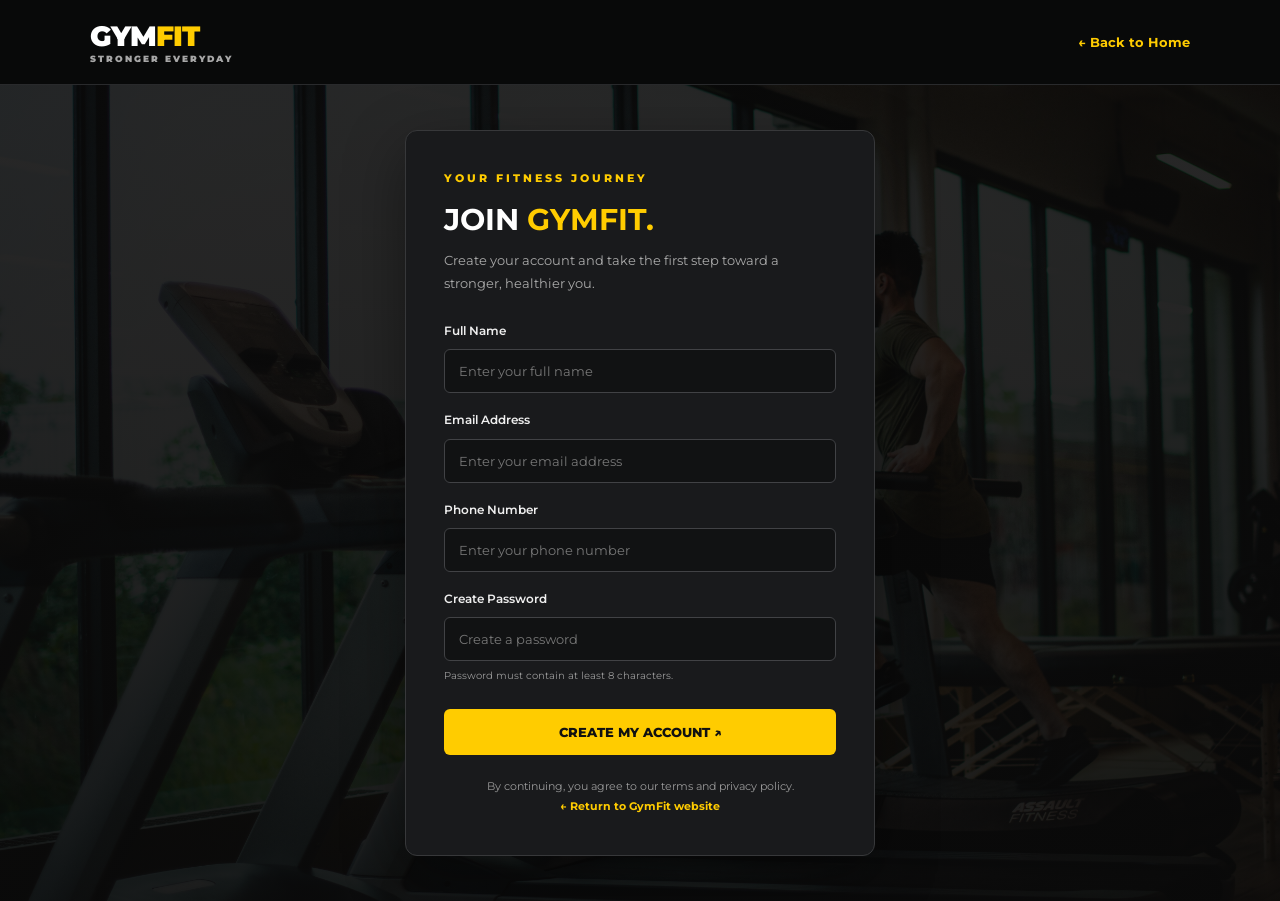
<file: login.html>
<!DOCTYPE html>
<html lang="en">
<head>
  <meta charset="UTF-8">
  <meta name="viewport" content="width=device-width, initial-scale=1.0">
  <title>Join GymFit | Get Started</title>
  <link rel="stylesheet" href="style.css">
  <link rel="preconnect" href="https://fonts.googleapis.com">
  <link href="https://fonts.googleapis.com/css2?family=Montserrat:wght@400;500;600;700;800;900&display=swap" rel="stylesheet">

 
</head>

<body>

  <header class="login-header">
    <a href="index.html" class="logo">
      GYM<span>FIT</span>
      <small>STRONGER EVERYDAY</small>
    </a>

    <a href="index.html" class="back-home">← Back to Home</a>
  </header>

  <main class="login-wrapper">
    <section class="login-card">
      <p class="login-tag">YOUR FITNESS JOURNEY</p>

      <h1>JOIN <span>GYMFIT.</span></h1>

      <p class="login-description">
        Create your account and take the first step toward
        a stronger, healthier you.
      </p>

      <form class="login-form" id="joinForm">
        <div class="form-group">
          <label for="fullName">Full Name</label>
          <input
            type="text"
            id="fullName"
            name="fullName"
            placeholder="Enter your full name"
            autocomplete="name"
            required
          >
        </div>

        <div class="form-group">
          <label for="email">Email Address</label>
          <input
            type="email"
            id="email"
            name="email"
            placeholder="Enter your email address"
            autocomplete="email"
            required
          >
        </div>

        <div class="form-group">
          <label for="phone">Phone Number</label>
          <input
            type="tel"
            id="phone"
            name="phone"
            placeholder="Enter your phone number"
            autocomplete="tel"
            pattern="[0-9]{10}"
            maxlength="10"
            inputmode="numeric"
            title="Enter a 10-digit phone number"
            required
          >
        </div>

        <div class="form-group">
          <label for="password">Create Password</label>
          <input
            type="password"
            id="password"
            name="password"
            placeholder="Create a password"
            autocomplete="new-password"
            minlength="8"
            required
          >
          <p class="password-note">
            Password must contain at least 8 characters.
          </p>
        </div>

        <button type="submit" class="submit-btn">
          CREATE MY ACCOUNT ↗
        </button>

        <div class="success-message" id="successMessage" role="status">
          Form submitted successfully for this demo!
          No account has been created or saved.
        </div>
      </form>

      <div class="login-footer">
        By continuing, you agree to our terms and privacy policy.
        <br>
        <a href="index.html">← Return to GymFit website</a>
      </div>
    </section>
  </main>

  <script>
    const joinForm = document.getElementById("joinForm");
    const successMessage = document.getElementById("successMessage");

    joinForm.addEventListener("submit", function(event) {
      event.preventDefault();

      if (!joinForm.reportValidity()) {
        return;
      }

      successMessage.style.display = "block";
    });
  </script>

</body>
</html>
</file>
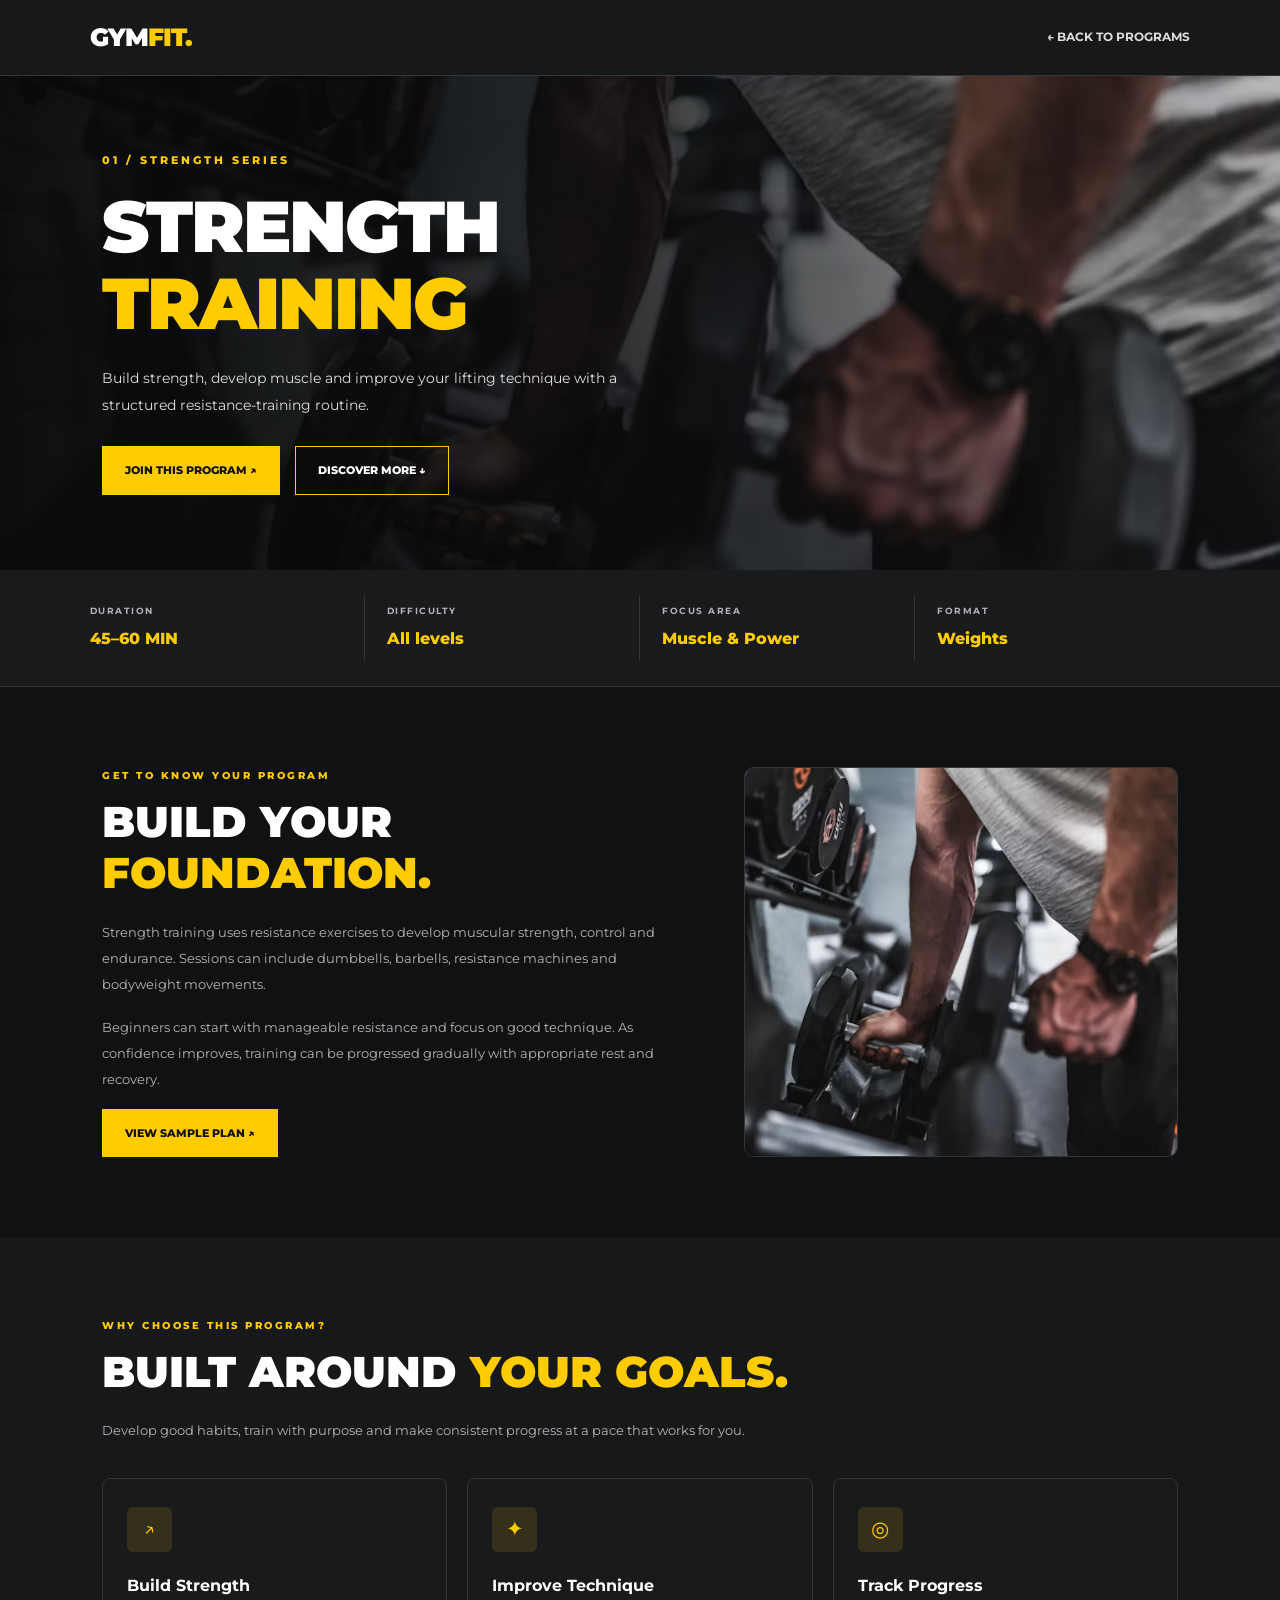
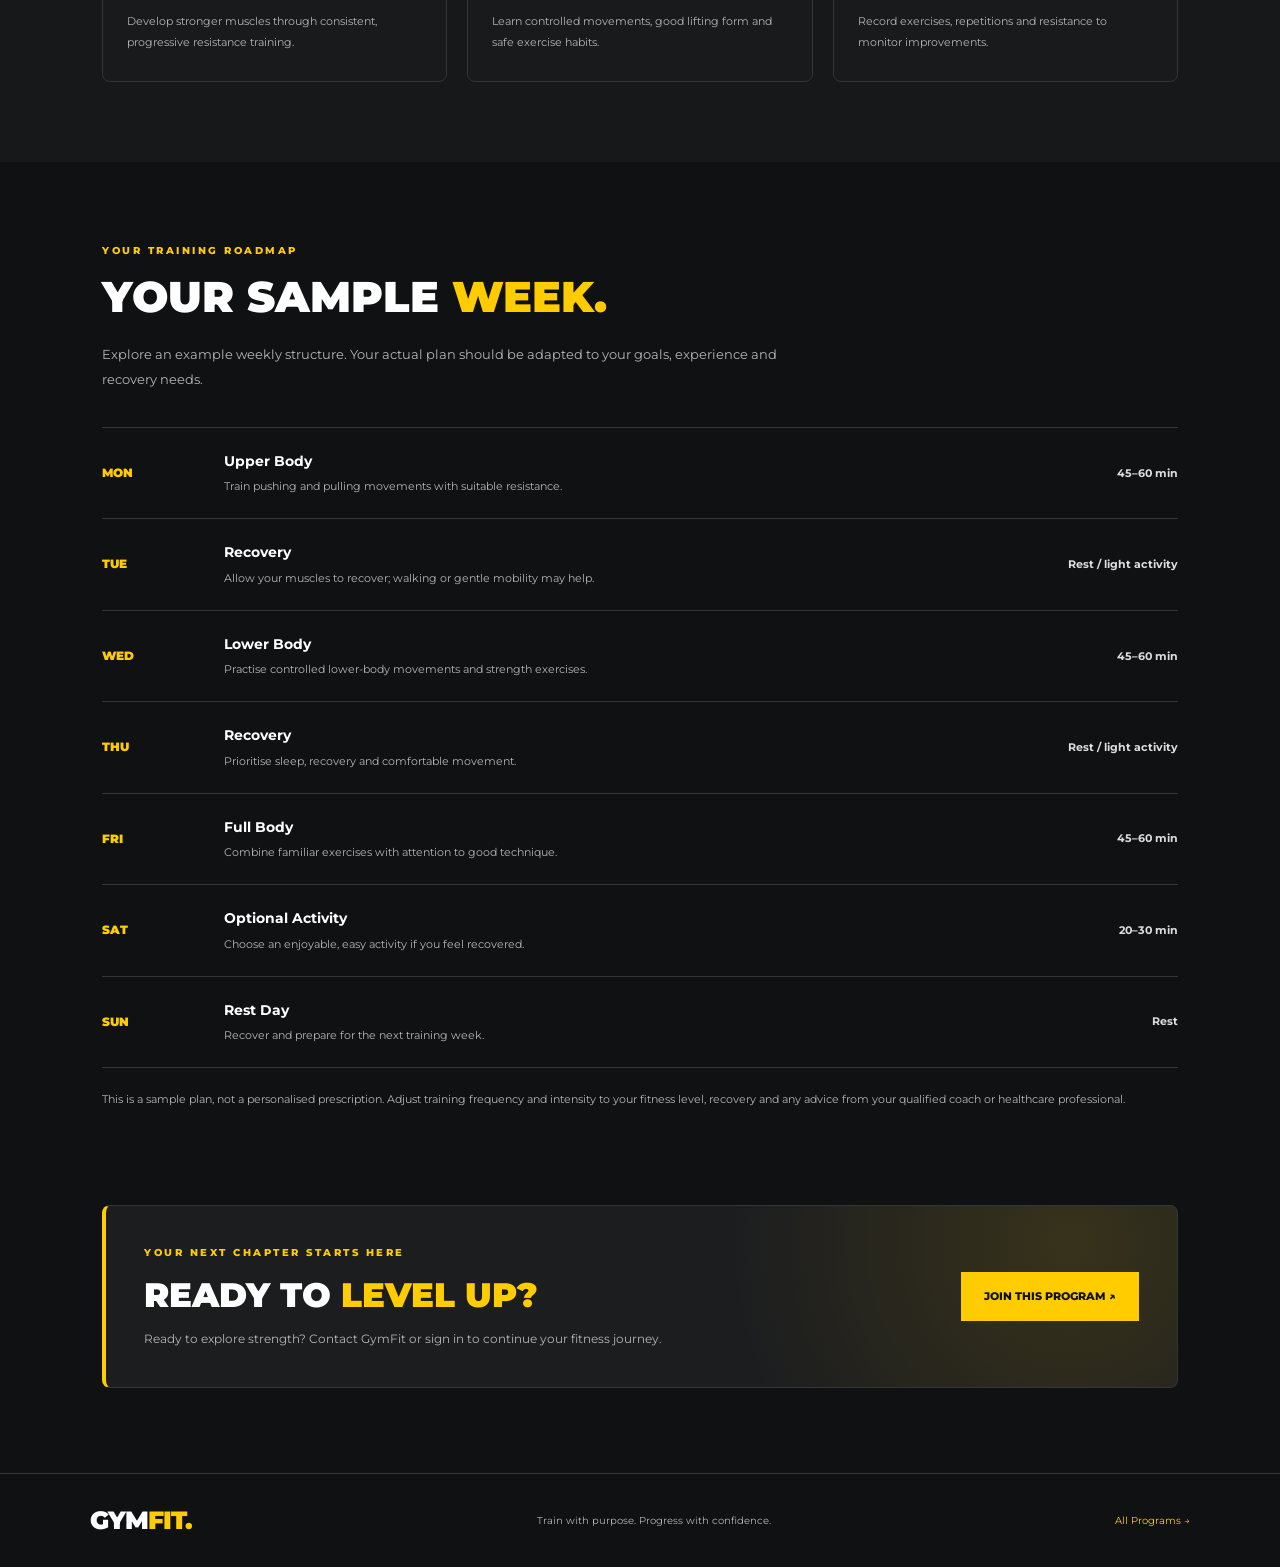
<file: program.html>
<!DOCTYPE html>
<html lang="en">
<head>
  <meta charset="UTF-8">
  <meta name="viewport" content="width=device-width, initial-scale=1.0">
  <title>GymFit | Workout Program</title>

  <link rel="preconnect" href="https://fonts.googleapis.com">
  <link rel="preconnect" href="https://fonts.gstatic.com" crossorigin>
  <link href="https://fonts.googleapis.com/css2?family=Montserrat:wght@400;500;600;700;800;900&display=swap" rel="stylesheet">

  <style>
    :root {
      --yellow: #ffcc00;
      --black: #101112;
      --card: #191a1c;
      --muted: #b4b5b8;
      --border: #343537;
    }

    * {
      margin: 0;
      padding: 0;
      box-sizing: border-box;
    }

    html {
      scroll-behavior: smooth;
    }

    body {
      font-family: 'Montserrat', sans-serif;
      background: var(--black);
      color: #fff;
      line-height: 1.7;
    }

    a {
      text-decoration: none;
    }

    button, a {
      -webkit-tap-highlight-color: transparent;
    }

    .navbar {
      min-height: 76px;
      padding: 16px 7%;
      display: flex;
      align-items: center;
      justify-content: space-between;
      gap: 20px;
      background: #171819;
      border-bottom: 1px solid var(--border);
    }

    .logo {
      color: #fff;
      font-size: 25px;
      font-weight: 900;
      letter-spacing: -1px;
    }

    .logo span {
      color: var(--yellow);
    }

    .back-link {
      color: #ddd;
      font-size: 12px;
      font-weight: 700;
    }

    .back-link:hover {
      color: var(--yellow);
    }

    /* HERO */

    .program-hero {
      min-height: 440px;
      position: relative;
      display: flex;
      align-items: center;
      padding: 75px 8%;
      overflow: hidden;
      background: #202123;
    }

    .hero-image {
      position: absolute;
      inset: 0;
      width: 100%;
      height: 100%;
      object-fit: cover;
      object-position: center;
    }

    .program-hero::after {
      content: "";
      position: absolute;
      inset: 0;
      background: linear-gradient(
        90deg,
        rgba(8, 9, 10, .96) 0%,
        rgba(8, 9, 10, .82) 48%,
        rgba(8, 9, 10, .2) 100%
      );
    }

    .hero-content {
      position: relative;
      z-index: 1;
      width: 100%;
      max-width: 750px;
    }

    .eyebrow {
      color: var(--yellow);
      font-size: 11px;
      font-weight: 800;
      letter-spacing: 3px;
      margin-bottom: 18px;
    }

    .hero-content h1 {
      font-size: clamp(40px, 6vw, 72px);
      line-height: 1.08;
      font-weight: 900;
      letter-spacing: -2px;
      margin-bottom: 22px;
      text-transform: uppercase;
    }

    .hero-content h1 span {
      color: var(--yellow);
    }

    .hero-description {
      max-width: 580px;
      color: #dedede;
      font-size: 14px;
      line-height: 1.9;
      margin-bottom: 28px;
    }

    .hero-buttons {
      display: flex;
      align-items: center;
      flex-wrap: wrap;
      gap: 15px;
    }

    .btn {
      display: inline-flex;
      justify-content: center;
      align-items: center;
      gap: 12px;
      padding: 14px 22px;
      border: 1px solid var(--yellow);
      font-family: inherit;
      font-size: 11px;
      font-weight: 800;
      transition: .25s ease;
      cursor: pointer;
    }

    .btn-primary {
      background: var(--yellow);
      color: #111;
    }

    .btn-primary:hover {
      background: #fff;
      border-color: #fff;
    }

    .btn-outline {
      color: #fff;
      background: transparent;
    }

    .btn-outline:hover {
      background: #fff;
      color: #111;
      border-color: #fff;
    }

    /* QUICK FACTS */

    .program-facts {
      display: grid;
      grid-template-columns: repeat(4, minmax(0, 1fr));
      background: #191a1c;
      border-bottom: 1px solid var(--border);
      padding: 25px 7%;
    }

    .fact {
      padding: 8px 22px;
      border-right: 1px solid var(--border);
    }

    .fact:first-child {
      padding-left: 0;
    }

    .fact:last-child {
      border-right: 0;
    }

    .fact span {
      display: block;
      color: var(--muted);
      font-size: 9px;
      font-weight: 700;
      letter-spacing: 1.5px;
      margin-bottom: 7px;
    }

    .fact strong {
      color: var(--yellow);
      font-size: 16px;
      font-weight: 800;
    }

    /* COMMON SECTIONS */

    .section {
      padding: 80px 8%;
    }

    .section-label {
      color: var(--yellow);
      font-size: 10px;
      font-weight: 800;
      letter-spacing: 2.5px;
      margin-bottom: 12px;
    }

    .section-title {
      font-size: clamp(29px, 4vw, 43px);
      line-height: 1.2;
      font-weight: 900;
      margin-bottom: 20px;
    }

    .section-title span {
      color: var(--yellow);
    }

    .section-intro {
      color: var(--muted);
      font-size: 13px;
      line-height: 1.9;
      max-width: 700px;
    }

    .overview-grid {
      display: grid;
      grid-template-columns: 1.15fr .85fr;
      align-items: center;
      gap: 55px;
    }

    .overview-copy p {
      color: var(--muted);
      font-size: 13px;
      line-height: 2;
      margin-bottom: 17px;
    }

    .overview-image {
      height: 390px;
      border-radius: 10px;
      overflow: hidden;
      border: 1px solid var(--border);
    }

    .overview-image img {
      width: 100%;
      height: 100%;
      object-fit: cover;
      display: block;
    }

    /* BENEFITS */

    .benefits-section {
      background: #171819;
    }

    .benefits-grid {
      display: grid;
      grid-template-columns: repeat(3, minmax(0, 1fr));
      gap: 20px;
      margin-top: 35px;
    }

    .benefit-card {
      background: var(--card);
      padding: 28px 24px;
      border: 1px solid var(--border);
      border-radius: 8px;
      transition: .3s ease;
    }

    .benefit-card:hover {
      transform: translateY(-5px);
      border-color: var(--yellow);
    }

    .benefit-icon {
      width: 45px;
      height: 45px;
      display: grid;
      place-items: center;
      background: rgba(255, 204, 0, .12);
      color: var(--yellow);
      font-size: 21px;
      margin-bottom: 20px;
      border-radius: 6px;
    }

    .benefit-card h3 {
      font-size: 16px;
      margin-bottom: 12px;
    }

    .benefit-card p {
      color: var(--muted);
      font-size: 11px;
      line-height: 1.9;
    }

    /* WEEKLY PLAN */

    .schedule-list {
      margin-top: 35px;
      border-top: 1px solid var(--border);
    }

    .schedule-row {
      display: grid;
      grid-template-columns: 100px 1fr auto;
      align-items: center;
      gap: 22px;
      padding: 22px 0;
      border-bottom: 1px solid var(--border);
    }

    .schedule-day {
      color: var(--yellow);
      font-size: 12px;
      font-weight: 900;
    }

    .schedule-row h3 {
      font-size: 14px;
      margin-bottom: 4px;
    }

    .schedule-row p {
      color: var(--muted);
      font-size: 11px;
    }

    .schedule-duration {
      color: #ddd;
      font-size: 11px;
      font-weight: 700;
      white-space: nowrap;
    }

    .schedule-note {
      color: var(--muted);
      font-size: 11px;
      line-height: 1.8;
      margin-top: 22px;
    }

    /* JOIN BANNER */

    .join-section {
      padding: 15px 8% 85px;
    }

    .join-banner {
      display: flex;
      align-items: center;
      justify-content: space-between;
      gap: 30px;
      padding: 38px;
      background:
        radial-gradient(circle at 90% 20%, rgba(255,204,0,.12), transparent 35%),
        #1c1d1f;
      border: 1px solid var(--border);
      border-left: 4px solid var(--yellow);
      border-radius: 8px;
    }

    .join-banner h2 {
      font-size: clamp(22px, 3vw, 34px);
      line-height: 1.3;
      font-weight: 900;
      margin-bottom: 12px;
    }

    .join-banner h2 span {
      color: var(--yellow);
    }

    .join-banner p {
      color: var(--muted);
      font-size: 12px;
      max-width: 600px;
    }

    footer {
      padding: 25px 7%;
      display: flex;
      align-items: center;
      justify-content: space-between;
      gap: 15px;
      border-top: 1px solid var(--border);
      color: var(--muted);
      font-size: 10px;
    }

    footer a {
      color: var(--yellow);
    }

    @media (max-width: 800px) {
      .program-hero {
        min-height: 400px;
        padding: 65px 6%;
      }

      .program-facts {
        grid-template-columns: repeat(2, minmax(0, 1fr));
        gap: 15px 0;
        padding: 22px 6%;
      }

      .fact {
        padding: 12px 15px;
      }

      .fact:nth-child(2) {
        border-right: 0;
      }

      .fact:nth-child(3) {
        padding-left: 0;
      }

      .section {
        padding: 60px 6%;
      }

      .overview-grid {
        grid-template-columns: 1fr;
        gap: 28px;
      }

      .overview-image {
        height: 320px;
      }

      .benefits-grid {
        grid-template-columns: repeat(2, minmax(0, 1fr));
      }

      .join-section {
        padding: 0 6% 60px;
      }

      .join-banner {
        padding: 28px;
      }
    }

    @media (max-width: 520px) {
      .navbar {
        min-height: 65px;
        padding: 14px 5%;
      }

      .logo {
        font-size: 21px;
      }

      .back-link {
        font-size: 10px;
      }

      .program-hero {
        min-height: 440px;
        padding: 55px 6%;
      }

      .program-hero::after {
        background: linear-gradient(
          90deg,
          rgba(8,9,10,.94),
          rgba(8,9,10,.64)
        );
      }

      .hero-content h1 {
        font-size: 41px;
        letter-spacing: -1.5px;
      }

      .hero-description {
        font-size: 12px;
      }

      .btn {
        padding: 13px 15px;
        font-size: 10px;
      }

      .fact strong {
        font-size: 14px;
      }

      .fact span {
        font-size: 8px;
      }

      .benefits-grid {
        grid-template-columns: 1fr;
      }

      .benefit-card {
        padding: 24px 20px;
      }

      .schedule-row {
        grid-template-columns: 65px minmax(0, 1fr);
        gap: 12px;
      }

      .schedule-duration {
        grid-column: 2;
      }

      .join-banner {
        flex-direction: column;
        align-items: flex-start;
        padding: 24px 20px;
      }

      .join-banner .btn {
        width: 100%;
      }

      footer {
        flex-direction: column;
        align-items: flex-start;
      }
    }
  </style>
</head>

<body>

  <header class="navbar">
    <a href="index.html" class="logo">GYM<span>FIT.</span></a>
    <a href="index.html#classes" class="back-link">← BACK TO PROGRAMS</a>
  </header>

  <main>
    <!-- PROGRAM HERO -->
    <section class="program-hero">
      <img id="heroImage" class="hero-image" src="" alt="">
      <div class="hero-content">
        <div class="eyebrow" id="programEyebrow"></div>
        <h1 id="programTitle"></h1>
        <p class="hero-description" id="programDescription"></p>

        <div class="hero-buttons">
          <a href="login.html" class="btn btn-primary">
            JOIN THIS PROGRAM ↗
          </a>
          <a href="#overview" class="btn btn-outline">
            DISCOVER MORE ↓
          </a>
        </div>
      </div>
    </section>

    <!-- QUICK INFORMATION -->
    <section class="program-facts">
      <div class="fact">
        <span>DURATION</span>
        <strong id="programDuration"></strong>
      </div>
      <div class="fact">
        <span>DIFFICULTY</span>
        <strong id="programLevel"></strong>
      </div>
      <div class="fact">
        <span>FOCUS AREA</span>
        <strong id="programFocus"></strong>
      </div>
      <div class="fact">
        <span>FORMAT</span>
        <strong id="programFormat"></strong>
      </div>
    </section>

    <!-- OVERVIEW -->
    <section class="section" id="overview">
      <div class="overview-grid">
        <div class="overview-copy">
          <div class="section-label">GET TO KNOW YOUR PROGRAM</div>
          <h2 class="section-title" id="overviewTitle"></h2>
          <div id="overviewText"></div>
          <a href="#weekly-plan" class="btn btn-primary">
            VIEW SAMPLE PLAN ↗
          </a>
        </div>

        <div class="overview-image">
          <img id="overviewImage" src="" alt="" loading="lazy">
        </div>
      </div>
    </section>

    <!-- BENEFITS -->
    <section class="section benefits-section">
      <div class="section-label">WHY CHOOSE THIS PROGRAM?</div>
      <h2 class="section-title">BUILT AROUND <span>YOUR GOALS.</span></h2>
      <p class="section-intro">
        Develop good habits, train with purpose and make consistent
        progress at a pace that works for you.
      </p>

      <div class="benefits-grid" id="benefitsGrid"></div>
    </section>

    <!-- WEEKLY PLAN -->
    <section class="section" id="weekly-plan">
      <div class="section-label">YOUR TRAINING ROADMAP</div>
      <h2 class="section-title">YOUR SAMPLE <span>WEEK.</span></h2>
      <p class="section-intro" id="scheduleIntro">
        Explore an example weekly structure. Your actual plan should
        be adapted to your goals, experience and recovery needs.
      </p>

      <div class="schedule-list" id="scheduleList"></div>

      <p class="schedule-note">
        This is a sample plan, not a personalised prescription.
        Adjust training frequency and intensity to your fitness level,
        recovery and any advice from your qualified coach or healthcare
        professional.
      </p>
    </section>

    <!-- JOIN -->
    <section class="join-section">
      <div class="join-banner">
        <div>
          <div class="section-label">YOUR NEXT CHAPTER STARTS HERE</div>
          <h2>READY TO <span>LEVEL UP?</span></h2>
          <p id="joinDescription">
            Take the first step toward your fitness goals with GymFit.
          </p>
        </div>

        <a href="login.html" class="btn btn-primary">
          JOIN THIS PROGRAM ↗
        </a>
      </div>
    </section>
  </main>

  <footer>
    <a href="index.html" class="logo">GYM<span>FIT.</span></a>
    <span>Train with purpose. Progress with confidence.</span>
    <a href="index.html#classes">All Programs →</a>
  </footer>

  <script>
    const programs = {
      strength: {
        eyebrow: "01 / STRENGTH SERIES",
        title: "STRENGTH <span>TRAINING</span>",
        description:
          "Build strength, develop muscle and improve your lifting technique with a structured resistance-training routine.",
        duration: "45–60 MIN",
        level: "All levels",
        focus: "Muscle & Power",
        format: "Weights",
        image:
          "images/training.png",
        overviewTitle: "BUILD YOUR <span>FOUNDATION.</span>",
        overview: [
          "Strength training uses resistance exercises to develop muscular strength, control and endurance. Sessions can include dumbbells, barbells, resistance machines and bodyweight movements.",
          "Beginners can start with manageable resistance and focus on good technique. As confidence improves, training can be progressed gradually with appropriate rest and recovery."
        ],
        benefits: [
          {
            icon: "↗",
            title: "Build Strength",
            text: "Develop stronger muscles through consistent, progressive resistance training."
          },
          {
            icon: "✦",
            title: "Improve Technique",
            text: "Learn controlled movements, good lifting form and safe exercise habits."
          },
          {
            icon: "◎",
            title: "Track Progress",
            text: "Record exercises, repetitions and resistance to monitor improvements."
          }
        ],
        schedule: [
          ["MON", "Upper Body", "45–60 min", "Train pushing and pulling movements with suitable resistance."],
          ["TUE", "Recovery", "Rest / light activity", "Allow your muscles to recover; walking or gentle mobility may help."],
          ["WED", "Lower Body", "45–60 min", "Practise controlled lower-body movements and strength exercises."],
          ["THU", "Recovery", "Rest / light activity", "Prioritise sleep, recovery and comfortable movement."],
          ["FRI", "Full Body", "45–60 min", "Combine familiar exercises with attention to good technique."],
          ["SAT", "Optional Activity", "20–30 min", "Choose an enjoyable, easy activity if you feel recovered."],
          ["SUN", "Rest Day", "Rest", "Recover and prepare for the next training week."]
        ]
      },

      cardio: {
        eyebrow: "02 / ENDURANCE SERIES",
        title: "CARDIO <span>FITNESS</span>",
        description:
          "Improve cardiovascular fitness, build endurance and make movement an enjoyable part of your everyday routine.",
        duration: "30–45 MIN",
        level: "All levels",
        focus: "Heart & Stamina",
        format: "Cardio",
        image:
          "images/cardioprogram.png",
        overviewTitle: "FIND YOUR <span>RHYTHM.</span>",
        overview: [
          "Cardio training includes activities such as brisk walking, cycling, jogging and using cardio machines. You can choose a pace that suits your current fitness level.",
          "Start with manageable sessions and increase duration gradually. Mixing comfortable steady movement with suitable recovery can help you build a consistent routine."
        ],
        benefits: [
          {
            icon: "♡",
            title: "Heart Health",
            text: "Regular aerobic activity supports cardiovascular fitness and general health."
          },
          {
            icon: "↗",
            title: "Build Endurance",
            text: "Gradually improve your ability to sustain comfortable physical activity."
          },
          {
            icon: "✦",
            title: "Boost Energy",
            text: "Create a movement routine that supports everyday activity and wellbeing."
          }
        ],
        schedule: [
          ["MON", "Brisk Walking", "20–30 min", "Move at a comfortable pace that allows you to speak."],
          ["TUE", "Cycling", "20–30 min", "Choose an easy to moderate pace appropriate to your fitness."],
          ["WED", "Active Recovery", "15–20 min", "Try gentle walking and mobility."],
          ["THU", "Cardio Session", "25–35 min", "Repeat an activity you enjoy at a manageable intensity."],
          ["FRI", "Easy Movement", "20 min", "Keep the session relaxed and comfortable."],
          ["SAT", "Favourite Activity", "20–40 min", "Try dancing, cycling, swimming or another enjoyable activity."],
          ["SUN", "Rest", "Rest", "Recover and review how your body feels."]
        ]
      },

      yoga: {
        eyebrow: "03 / MIND & BODY",
        title: "YOGA <span>& MOBILITY</span>",
        description:
          "Explore mindful movement, practise flexibility and develop better body awareness through a balanced wellness routine.",
        duration: "30–50 MIN",
        level: "Beginner friendly",
        focus: "Flexibility",
        format: "Mind & Body",
        image:
          "images/yoga.png",
        overviewTitle: "MOVE WITH <span>INTENTION.</span>",
        overview: [
          "Yoga and mobility sessions can combine controlled movements, balance exercises, breathing and comfortable stretches.",
          "Choose variations that suit your current mobility. Move without forcing a stretch, and use props or guidance from a qualified instructor when needed."
        ],
        benefits: [
          {
            icon: "◎",
            title: "Greater Mobility",
            text: "Practise comfortable ranges of movement and improve body awareness."
          },
          {
            icon: "✦",
            title: "Mindful Practice",
            text: "Use breathing and focused movement to create time for yourself."
          },
          {
            icon: "↗",
            title: "Balance & Control",
            text: "Develop coordination, postural awareness and controlled movement."
          }
        ],
        schedule: [
          ["MON", "Gentle Yoga", "30 min", "Practise basic poses and comfortable breathing."],
          ["TUE", "Mobility", "15–20 min", "Explore gentle movement for the hips, shoulders and spine."],
          ["WED", "Yoga Flow", "30–40 min", "Link familiar poses at a controlled pace."],
          ["THU", "Recovery", "Rest / gentle movement", "Choose rest or comfortable stretching."],
          ["FRI", "Balance Practice", "20–30 min", "Work on stability with suitable support."],
          ["SAT", "Relaxing Session", "30 min", "Choose a gentle session that feels comfortable."],
          ["SUN", "Rest", "Rest", "Take time to recover."]
        ]
      },

      hiit: {
        eyebrow: "04 / HIGH ENERGY SERIES",
        title: "HIIT <span>TRAINING</span>",
        description:
          "Combine work intervals and recovery periods in a time-efficient workout that can be adjusted to your ability.",
        duration: "20–35 MIN",
        level: "Adaptable",
        focus: "Conditioning",
        format: "Intervals",
        image:
          "images/hittraining.png",
        overviewTitle: "MAKE EVERY <span>INTERVAL COUNT.</span>",
        overview: [
          "High-intensity interval training alternates periods of challenging activity with recovery. Exercises may include bodyweight movements, cycling or other suitable activities.",
          "The intensity should match your experience and fitness. Beginners can use lower-impact movements, longer recovery periods and fewer intervals before progressing."
        ],
        benefits: [
          {
            icon: "⚡",
            title: "Time Efficient",
            text: "Organise a focused workout around defined activity and recovery periods."
          },
          {
            icon: "↗",
            title: "Improve Conditioning",
            text: "Build exercise tolerance gradually with appropriately scaled intervals."
          },
          {
            icon: "◎",
            title: "Flexible Options",
            text: "Adapt movements, work periods and rest to your individual ability."
          }
        ],
        schedule: [
          ["MON", "Interval Session", "20–25 min", "Use suitable movements with generous recovery as needed."],
          ["TUE", "Easy Activity", "20 min", "Walk or cycle at a comfortable pace."],
          ["WED", "Recovery", "Rest", "Prioritise recovery rather than adding another hard session."],
          ["THU", "Interval Session", "20–30 min", "Repeat manageable intervals while maintaining good form."],
          ["FRI", "Mobility", "15–20 min", "Choose gentle movement and stretching."],
          ["SAT", "Optional Cardio", "20 min", "Keep the session easy if you feel recovered."],
          ["SUN", "Rest", "Rest", "Recover before the next training week."]
        ]
      },

      personal: {
        eyebrow: "05 / PERSONAL COACHING",
        title: "ONE-TO-ONE <span>COACHING</span>",
        description:
          "Get individual guidance and a structured training approach built around your goals, experience and preferences.",
        duration: "Tailored",
        level: "Personalised",
        focus: "Your Goals",
        format: "1-to-1",
        image:
          "images/onetoonetrainer.png",
        overviewTitle: "YOUR GOALS. <span>YOUR PLAN.</span>",
        overview: [
          "One-to-one coaching offers an opportunity to discuss your goals, exercise experience and preferences with a trainer.",
          "A qualified coach can help select suitable exercises, demonstrate technique, adjust your plan and review progress. The specific schedule and session duration depend on your needs and the services offered by your gym."
        ],
        benefits: [
          {
            icon: "◎",
            title: "Individual Attention",
            text: "Get guidance focused on your movements, questions and training goals."
          },
          {
            icon: "✦",
            title: "Structured Routine",
            text: "Follow a plan that takes your experience, availability and preferences into account."
          },
          {
            icon: "↗",
            title: "Progress Reviews",
            text: "Review your training and discuss appropriate adjustments with your coach."
          }
        ],
        schedule: [
          ["SESSION 1", "Goal Discussion", "As arranged", "Discuss your goals, exercise history and preferences."],
          ["SESSION 2", "Technique", "As arranged", "Learn appropriate movements and exercise modifications."],
          ["SESSION 3", "Training", "As arranged", "Practise the agreed exercises with coaching guidance."],
          ["SESSION 4", "Progress Review", "As arranged", "Review how the plan feels and identify any adjustments."],
          ["ONGOING", "Follow-up", "As arranged", "Agree on your next steps with your trainer."]
        ]
      },

      functional: {
        eyebrow: "06 / FULL BODY SERIES",
        title: "FULL BODY <span>FITNESS</span>",
        description:
          "Develop practical strength, coordination, balance and movement skills with a varied full-body training routine.",
        duration: "35–50 MIN",
        level: "All levels",
        focus: "Full Body",
        format: "Mixed",
        image:
          "images/fullbodyfitness.png",
        overviewTitle: "TRAIN FOR <span>EVERYDAY LIFE.</span>",
        overview: [
          "Functional fitness brings together exercises that practise movements such as squatting, pushing, pulling, carrying and balancing.",
          "A session can combine bodyweight exercises, suitable resistance and coordination drills. Movements should be scaled to your ability, with technique and recovery taking priority."
        ],
        benefits: [
          {
            icon: "↗",
            title: "Everyday Strength",
            text: "Practise movement patterns that can support daily physical activities."
          },
          {
            icon: "◎",
            title: "Coordination",
            text: "Develop body control, stability and awareness during movement."
          },
          {
            icon: "✦",
            title: "Varied Workouts",
            text: "Combine different exercise types to build a balanced routine."
          }
        ],
        schedule: [
          ["MON", "Full Body", "35–45 min", "Practise suitable squat, push and pull variations."],
          ["TUE", "Cardio", "20–30 min", "Choose comfortable walking, cycling or another aerobic activity."],
          ["WED", "Recovery", "Rest / mobility", "Allow your body to recover."],
          ["THU", "Movement Skills", "30–40 min", "Practise balance, coordination and controlled bodyweight exercises."],
          ["FRI", "Full Body", "35–45 min", "Repeat familiar exercises with good technique."],
          ["SAT", "Optional Activity", "20–30 min", "Choose an enjoyable activity that suits your energy level."],
          ["SUN", "Rest", "Rest", "Recover and prepare for the coming week."]
        ]
      }
    };

    const fallback = {
      eyebrow: "GYMFIT / TRAINING PROGRAM",
      title: "FIND YOUR <span>STRONG.</span>",
      description: "Discover your next fitness challenge.",
      duration: "Varies",
      level: "All levels",
      focus: "Fitness",
      format: "Mixed",
      image: "images/cardio.png",
      overviewTitle: "START YOUR <span>JOURNEY.</span>",
      overview: [
        "Explore the GymFit training programs and find an approach that suits your goals.",
        "Choose an appropriate activity level and seek qualified guidance when you need help getting started."
      ],
      benefits: [
        { icon: "↗", title: "Build Consistency", text: "Create a routine you can maintain." },
        { icon: "◎", title: "Find Your Focus", text: "Choose a training goal that matters to you." },
        { icon: "✦", title: "Keep Learning", text: "Develop your skills over time." }
      ],
      schedule: [
        ["MON", "Training", "As suitable", "Choose a manageable session."],
        ["WED", "Movement", "As suitable", "Practise an activity you enjoy."],
        ["FRI", "Training", "As suitable", "Continue at a comfortable level."]
      ]
    };

    const params = new URLSearchParams(window.location.search);
    const requestedType = params.get("type") || "strength";
    const program = programs[requestedType] || fallback;

    document.title =
      "GymFit | " + requestedType.charAt(0).toUpperCase() +
      requestedType.slice(1) + " Program";

    document.getElementById("programEyebrow").textContent =
      program.eyebrow;

    document.getElementById("programTitle").innerHTML =
      program.title;

    document.getElementById("programDescription").textContent =
      program.description;

    document.getElementById("programDuration").textContent =
      program.duration;

    document.getElementById("programLevel").textContent =
      program.level;

    document.getElementById("programFocus").textContent =
      program.focus;

    document.getElementById("programFormat").textContent =
      program.format;

    document.getElementById("heroImage").src = program.image;
    document.getElementById("heroImage").alt = program.eyebrow;

    document.getElementById("overviewTitle").innerHTML =
      program.overviewTitle;

    document.getElementById("overviewText").innerHTML =
      program.overview
        .map(paragraph => `<p>${paragraph}</p>`)
        .join("");

    document.getElementById("overviewImage").src = program.image;
    document.getElementById("overviewImage").alt = program.eyebrow;

    document.getElementById("benefitsGrid").innerHTML =
      program.benefits.map(benefit => `
        <article class="benefit-card">
          <div class="benefit-icon">${benefit.icon}</div>
          <h3>${benefit.title}</h3>
          <p>${benefit.text}</p>
        </article>
      `).join("");

    document.getElementById("scheduleList").innerHTML =
      program.schedule.map(item => `
        <article class="schedule-row">
          <div class="schedule-day">${item[0]}</div>
          <div>
            <h3>${item[1]}</h3>
            <p>${item[3]}</p>
          </div>
          <div class="schedule-duration">${item[2]}</div>
        </article>
      `).join("");

    document.getElementById("joinDescription").textContent =
      "Ready to explore " + requestedType.replace("-", " ") +
      "? Contact GymFit or sign in to continue your fitness journey.";
  </script>

</body>
</html>
</file>
<file: style.css>
/* General */
:root {
  --yellow: #ffcc00;
  --dark: #101112;
  --card: #191a1c;
  --white: #ffffff;
  --muted: #a7a7a7;
}

* {
  margin: 0;
  padding: 0;
  box-sizing: border-box;
}

html {
  scroll-behavior: smooth;
  scroll-padding-top: 85px;
}

body {
  font-family: 'Montserrat', Arial, sans-serif;
  background: var(--dark);
  color: var(--white);
  line-height: 1.7;
}

a {
  text-decoration: none;
  color: inherit;
}

img {
  max-width: 100%;
  display: block;
}

span {
  color: var(--yellow);
}

/* Header */
.header {
  min-height: 82px;
  padding: 16px 7%;
  display: flex;
  align-items: center;
  justify-content: space-between;
  gap: 24px;
  background: #0b0c0d;
  border-bottom: 1px solid #292a2c;
}

.logo {
  color: white;
  font-size: 28px;
  font-weight: 900;
  letter-spacing: -1px;
  line-height: 1.2;
  white-space: nowrap;
}

.logo span {
  color: var(--yellow);
}

.logo small {
  display: block;
  color: var(--muted);
  font-size: 9px;
  letter-spacing: 2px;
}

.header nav {
  display: flex;
  align-items: center;
  gap: 27px;
}

.header nav a {
  font-size: 13px;
  transition: color 0.3s;
}

.header nav a:hover,
.footer a:hover {
  color: var(--yellow);
}

/* Buttons */
.btn {
  display: inline-block;
  background: var(--yellow);
  color: #111;
  padding: 12px 23px;
  border: 1px solid var(--yellow);
  border-radius: 5px;
  font-size: 12px;
  font-weight: 800;
  text-align: center;
  transition: 0.3s;
  cursor: pointer;
}

.btn:hover {
  background: white;
  border-color: white;
  transform: translateY(-2px);
}

.btn-outline {
  background: transparent;
  border-color: #777;
  color: white;
  margin-left: 8px;
}

.btn-outline:hover {
  background: var(--yellow);
  color: #111;
  border-color: var(--yellow);
}

/* Hero */
.hero {
  min-height: 620px;
  display: flex;
  align-items: center;
  padding: 65px 7%;
  background:
    linear-gradient(90deg,
      rgba(8, 9, 10, 0.98) 0%,
      rgba(8, 9, 10, 0.90) 38%,
      rgba(8, 9, 10, 0.28) 100%),
    url("https://images.unsplash.com/photo-1534438327276-14e5300c3a48?auto=format&fit=crop&w=1800&q=85")
    center 45% / cover no-repeat;
}

.hero-content {
  max-width: 650px;
}

.eyebrow {
  color: var(--yellow);
  font-size: 11px;
  font-weight: 800;
  letter-spacing: 3px;
  margin-bottom: 15px;
}

.hero h1 {
  font-size: clamp(38px, 5.4vw, 68px);
  line-height: 1.12;
  font-weight: 900;
  margin-bottom: 22px;
  letter-spacing: -2px;
}

.hero-text {
  color: #d1d1d1;
  max-width: 460px;
  font-size: 14px;
  margin-bottom: 28px;
}

.hero-stats {
  display: flex;
  gap: 38px;
  margin-top: 55px;
  flex-wrap: wrap;
}

.hero-stats div {
  display: flex;
  flex-direction: column;
}

.hero-stats strong {
  color: var(--yellow);
  font-size: 25px;
  line-height: 1.4;
}

.hero-stats small {
  color: #d0d0d0;
  font-size: 10px;
}

/* Benefits */
.benefits {
  padding: 40px 7%;
  display: grid;
  grid-template-columns: repeat(4, 1fr);
  background: #171819;
  border-top: 1px solid #303133;
  border-bottom: 1px solid #303133;
}

.benefit {
  padding: 10px 25px;
  border-right: 1px solid #38393b;
}

.benefit:first-child {
  padding-left: 0;
}

.benefit:last-child {
  border-right: 0;
}

.benefit span {
  font-size: 26px;
  font-weight: 900;
}

.benefit h3 {
  font-size: 15px;
  margin: 7px 0;
}

.benefit p {
  color: var(--muted);
  font-size: 12px;
}

/* Shared sections */
.section {
  padding: 85px 7%;
}

.section-heading {
  text-align: center;
  margin-bottom: 40px;
}

.section-heading h2,
.about-content h2,
.cta h2 {
  font-size: clamp(30px, 4vw, 43px);
  font-weight: 900;
  line-height: 1.2;
  margin-bottom: 13px;
}

.section-heading > p:last-child {
  color: var(--muted);
  font-size: 13px;
}

/* Classes */
/* .classes {
  background: #f5f5f5;
  color: #151515;
}

.class-grid {
  display: grid;
  grid-template-columns: repeat(3, minmax(0, 1fr));
  gap: 25px;
}

.class-card {
  background: white;
  border-radius: 8px;
  overflow: hidden;
  box-shadow: 0 5px 20px rgba(0, 0, 0, 0.08);
  transition: transform 0.3s;
}

.class-card:hover {
  transform: translateY(-7px);
}

.class-card img {
  width: 100%;
  height: 230px;
  object-fit: cover;
}

.class-info {
  padding: 22px;
}

.class-info h3 {
  font-size: 18px;
  margin-bottom: 5px;
}

.class-info p {
  color: #666;
  font-size: 12px;
  margin-bottom: 15px;
}

.class-info a {
  color: #9b7a00;
  font-size: 12px;
  font-weight: 800;
} */





/* =========================================================
   GYMFIT — PREMIUM PROGRAMS REDESIGN
   ========================================================= */

.programs-redesign {
  --program-yellow: #ffcc00;
  --program-bg: #101112;
  --program-card: #191a1c;
  --program-muted: #a5a7aa;

  background: var(--program-bg) !important;
  color: #fff !important;
  padding: 100px 7% !important;
  overflow: hidden;
}

/* Heading layout */

.programs-top {
  display: flex;
  justify-content: space-between;
  align-items: flex-end;
  gap: 35px;
  margin-bottom: 42px;
}

.programs-heading {
  max-width: 720px;
}

.programs-eyebrow {
  display: inline-flex;
  align-items: center;
  gap: 12px;
  color: var(--program-yellow);
  font-size: 11px;
  font-weight: 800;
  letter-spacing: 2.5px;
  margin-bottom: 20px;
}

.eyebrow-line {
  display: inline-block;
  width: 35px;
  height: 2px;
  background: var(--program-yellow);
}

.programs-heading h2 {
  font-size: clamp(44px, 6vw, 76px);
  font-weight: 900;
  line-height: .99;
  letter-spacing: -3px;
  margin: 0 0 22px;
}

.programs-heading h2 span {
  color: var(--program-yellow);
}

.programs-heading > p {
  max-width: 570px;
  color: #aeb0b3;
  font-size: 14px;
  line-height: 1.9;
}

.programs-side-note {
  display: flex;
  align-items: center;
  gap: 18px;
  padding: 20px 0 7px 25px;
  border-left: 1px solid #393a3c;
  flex-shrink: 0;
}

.side-note-number {
  color: var(--program-yellow);
  font-size: 55px;
  font-weight: 900;
  line-height: 1;
  letter-spacing: -3px;
}

.programs-side-note strong {
  display: block;
  font-size: 10px;
  letter-spacing: 1.3px;
  margin-bottom: 7px;
}

.programs-side-note p {
  color: var(--program-muted);
  font-size: 11px;
}

/* Category links */

.program-filter {
  display: flex;
  align-items: center;
  gap: 12px;
  flex-wrap: wrap;
  padding: 22px 0;
  margin-bottom: 30px;
  border-top: 1px solid #303133;
  border-bottom: 1px solid #303133;
}

.filter-label {
  color: #888b8e;
  font-size: 10px;
  font-weight: 800;
  letter-spacing: 1.5px;
  margin-right: 15px;
}

.program-filter a {
  display: inline-flex;
  align-items: center;
  padding: 9px 17px;
  border: 1px solid #38393b;
  border-radius: 30px;
  color: #d6d6d6;
  font-size: 11px;
  font-weight: 600;
  transition: .3s ease;
}

.program-filter a:hover {
  color: #111;
  background: var(--program-yellow);
  border-color: var(--program-yellow);
}

/* Six-card grid */

.programs-grid {
  display: grid;
  grid-template-columns: repeat(3, minmax(0, 1fr));
  gap: 25px;
  align-items: stretch;
}

.program-card {
  min-width: 0;
  display: flex;
  flex-direction: column;
  background: var(--program-card);
  border: 1px solid #303133;
  border-radius: 12px;
  overflow: hidden;
  transition:
    transform .35s ease,
    border-color .35s ease,
    box-shadow .35s ease;
}

.program-card:hover {
  transform: translateY(-8px);
  border-color: var(--program-yellow);
  box-shadow: 0 20px 45px rgba(0, 0, 0, .28);
}

.program-image {
  height: 245px;
  position: relative;
  overflow: hidden;
  isolation: isolate;
  background: #252628;
}

.program-image::after {
  content: "";
  position: absolute;
  inset: 0;
  z-index: 1;
  background: linear-gradient(
    180deg,
    rgba(0, 0, 0, .34) 0%,
    transparent 34%,
    rgba(0, 0, 0, .12) 52%,
    rgba(0, 0, 0, .83) 100%
  );
  pointer-events: none;
}

.program-image img {
  width: 100%;
  height: 100%;
  display: block;
  object-fit: cover;
  object-position: center;
  transition: transform .6s ease;
}

.program-card:hover .program-image img {
  transform: scale(1.07);
}

.program-number {
  position: absolute;
  top: 17px;
  left: 17px;
  z-index: 2;
  color: #fff;
  font-size: 10px;
  font-weight: 800;
  letter-spacing: 1.5px;
  padding: 8px 11px;
  background: rgba(10, 10, 10, .66);
  border: 1px solid rgba(255, 255, 255, .23);
  border-radius: 4px;
}

.program-category {
  position: absolute;
  top: 17px;
  right: 15px;
  z-index: 2;
  background: var(--program-yellow);
  color: #111;
  padding: 7px 9px;
  font-size: 8px;
  font-weight: 900;
  letter-spacing: .8px;
  border-radius: 3px;
}

.program-image-bottom {
  position: absolute;
  z-index: 2;
  left: 19px;
  right: 19px;
  bottom: 18px;
  display: flex;
  align-items: center;
  justify-content: space-between;
  gap: 10px;
}

.program-image-bottom > span:first-child {
  color: #fff;
  font-size: 10px;
  font-weight: 800;
  letter-spacing: 1.5px;
}

.program-arrow {
  display: flex;
  align-items: center;
  justify-content: center;
  width: 35px;
  height: 35px;
  flex-shrink: 0;
  border: 1px solid rgba(255, 255, 255, .65);
  border-radius: 50%;
  color: #fff;
  font-size: 18px;
  transition: .3s ease;
}

.program-card:hover .program-arrow {
  color: #111;
  background: var(--program-yellow);
  border-color: var(--program-yellow);
  transform: rotate(45deg);
}

/* Program descriptions */

.program-details {
  display: flex;
  flex-direction: column;
  flex: 1;
  padding: 23px 21px 20px;
}

.program-meta {
  display: flex;
  justify-content: space-between;
  align-items: center;
  flex-wrap: wrap;
  gap: 8px;
  padding-bottom: 15px;
  border-bottom: 1px solid #303133;
}

.program-meta span {
  color: #aeb0b3;
  font-size: 9px;
  font-weight: 800;
  letter-spacing: .8px;
}

.program-meta span:first-child {
  color: var(--program-yellow);
}

.program-details h3 {
  font-size: clamp(19px, 2vw, 23px);
  font-weight: 800;
  line-height: 1.35;
  margin: 18px 0 10px;
  color: #fff;
}

.program-details h3 span {
  color: var(--program-yellow);
}

.program-details > p {
  color: #aeb0b3;
  font-size: 11px;
  line-height: 1.9;
  margin: 0 0 18px;
}

.program-tags {
  display: flex;
  flex-wrap: wrap;
  gap: 7px;
  margin-bottom: 22px;
}

.program-tags span {
  color: #d0d0d0;
  background: #242527;
  border: 1px solid #363739;
  border-radius: 4px;
  padding: 6px 9px;
  font-size: 9px;
  line-height: 1.4;
}

.program-footer {
  display: flex;
  justify-content: space-between;
  align-items: center;
  flex-wrap: wrap;
  gap: 12px;
  margin-top: auto;
  padding-top: 17px;
  border-top: 1px solid #303133;
}

.program-level {
  display: inline-flex;
  align-items: center;
  gap: 7px;
  color: #b6b8bb;
  font-size: 8px;
  font-weight: 800;
  letter-spacing: .5px;
}

.program-level i {
  width: 7px;
  height: 7px;
  border-radius: 50%;
  background: var(--program-yellow);
  box-shadow: 0 0 9px rgba(255, 204, 0, .4);
}

.program-footer a {
  display: inline-flex;
  align-items: center;
  gap: 7px;
  color: var(--program-yellow);
  font-size: 9px;
  font-weight: 900;
  letter-spacing: .35px;
  transition: color .3s ease;
}

.program-footer a span {
  font-size: 15px;
  transition: transform .3s ease;
}

.program-footer a:hover {
  color: #fff;
}

.program-footer a:hover span {
  transform: translate(3px, -3px);
}

/* Bottom promotional banner */

.programs-cta {
  display: grid;
  grid-template-columns: auto minmax(0, 1fr) auto;
  align-items: center;
  gap: 27px;
  margin-top: 45px;
  padding: 32px 35px;
  background:
    radial-gradient(
      circle at 85% 10%,
      rgba(255, 204, 0, .10),
      transparent 35%
    ),
    #1a1b1d;
  border: 1px solid #3b3c3e;
  border-left: 4px solid var(--program-yellow);
  border-radius: 8px;
}

.programs-cta-mark {
  display: flex;
  align-items: center;
  justify-content: center;
  width: 65px;
  height: 65px;
  background: var(--program-yellow);
  color: #111;
  border-radius: 8px;
  font-size: 22px;
  font-weight: 900;
  letter-spacing: -1px;
}

.programs-cta-mark span {
  color: #111;
}

.programs-cta-copy > span {
  display: block;
  color: var(--program-yellow);
  font-size: 9px;
  font-weight: 800;
  letter-spacing: 2px;
  margin-bottom: 8px;
}

.programs-cta-copy h3 {
  color: #fff;
  font-size: clamp(17px, 2.2vw, 25px);
  font-weight: 900;
  line-height: 1.4;
  margin-bottom: 7px;
}

.programs-cta-copy h3 em {
  color: var(--program-yellow);
  font-style: normal;
}

.programs-cta-copy p {
  color: #aeb0b3;
  font-size: 11px;
  line-height: 1.8;
}

.programs-cta-button {
  display: inline-flex;
  align-items: center;
  justify-content: center;
  gap: 15px;
  padding: 15px 20px;
  background: var(--program-yellow);
  border: 1px solid var(--program-yellow);
  border-radius: 5px;
  color: #111;
  font-size: 10px;
  font-weight: 900;
  white-space: nowrap;
  transition: .3s ease;
}

.programs-cta-button span {
  color: #111;
  font-size: 16px;
}

.programs-cta-button:hover {
  background: #fff;
  border-color: #fff;
  transform: translateY(-3px);
}

/* Tablet */

@media (max-width: 1050px) {
  .programs-redesign {
    padding: 80px 5% !important;
  }

  .programs-grid {
    grid-template-columns: repeat(2, minmax(0, 1fr));
    gap: 20px;
  }

  .program-image {
    height: 250px;
  }

  .programs-cta {
    grid-template-columns: auto minmax(0, 1fr);
  }

  .programs-cta-button {
    grid-column: 2;
    justify-self: start;
  }
}

/* Mobile */

@media (max-width: 600px) {
  .programs-redesign {
    padding: 65px 5% !important;
  }

  .programs-top {
    flex-direction: column;
    align-items: flex-start;
    gap: 25px;
    margin-bottom: 30px;
  }

  .programs-eyebrow {
    font-size: 9px;
    letter-spacing: 1.6px;
    line-height: 1.7;
  }

  .eyebrow-line {
    width: 24px;
    flex-shrink: 0;
  }

  .programs-heading h2 {
    font-size: clamp(43px, 12vw, 62px);
    letter-spacing: -2px;
    margin-bottom: 17px;
  }

  .programs-heading > p {
    font-size: 12px;
    line-height: 1.9;
  }

  .programs-side-note {
    padding: 12px 0 12px 17px;
  }

  .side-note-number {
    font-size: 43px;
  }

  .programs-side-note strong {
    font-size: 9px;
  }

  .program-filter {
    gap: 8px;
    padding: 18px 0;
    margin-bottom: 22px;
  }

  .filter-label {
    width: 100%;
    margin: 0 0 4px;
    font-size: 9px;
  }

  .program-filter a {
    padding: 8px 11px;
    font-size: 10px;
  }

  .programs-grid {
    grid-template-columns: minmax(0, 1fr);
    gap: 20px;
  }

  .program-image {
    height: 235px;
  }

  .program-details {
    padding: 21px 18px 19px;
  }

  .program-details h3 {
    font-size: 22px;
  }

  .program-details > p {
    font-size: 12px;
  }

  .program-footer {
    gap: 10px;
  }

  .program-footer a {
    font-size: 9px;
  }

  .programs-cta {
    grid-template-columns: minmax(0, 1fr);
    gap: 18px;
    margin-top: 30px;
    padding: 25px 20px;
  }

  .programs-cta-mark {
    width: 52px;
    height: 52px;
    font-size: 19px;
  }

  .programs-cta-copy h3 {
    font-size: 21px;
  }

  .programs-cta-copy p {
    font-size: 11px;
  }

  .programs-cta-button {
    grid-column: auto;
    justify-self: stretch;
    width: 100%;
    white-space: normal;
    text-align: center;
    padding: 14px 12px;
  }
}

/* Small phones */

@media (max-width: 360px) {
  .programs-redesign {
    padding-right: 16px !important;
    padding-left: 16px !important;
  }

  .program-image {
    height: 200px;
  }

  .program-details {
    padding-right: 14px;
    padding-left: 14px;
  }

  .program-footer {
    align-items: flex-start;
    flex-direction: column;
  }

  .programs-cta-copy h3 {
    font-size: 18px;
  }
}

/* Accessibility */

@media (prefers-reduced-motion: reduce) {
  .program-card,
  .program-card img,
  .program-arrow,
  .program-footer a,
  .program-footer a span,
  .programs-cta-button {
    transition: none !important;
  }
}


.program-arrow {
  text-decoration: none;
  cursor: pointer;
  flex-shrink: 0;
}

.program-arrow:focus-visible {
  outline: 2px solid #ffcc00;
  outline-offset: 4px;
}








/* About */
.about {
  display: grid;
  grid-template-columns: 1fr 1fr;
  gap: 60px;
  align-items: center;
}

.about-image {
  position: relative;
}

.about-image img {
  height: 390px;
  width: 100%;
  object-fit: cover;
  border-radius: 8px;
}

.image-label {
  position: absolute;
  bottom: 20px;
  left: 20px;
  background: var(--yellow);
  color: #111;
  padding: 12px 16px;
  font-weight: 900;
  font-size: 12px;
}

.about-content > p:not(.eyebrow) {
  color: var(--muted);
  font-size: 13px;
  margin: 16px 0;
}

.about-content .btn {
  margin-top: 12px;
}


/* Why Choose GymFit */
.why-us {
  background: #101112;
}

.why-grid {
  display: grid;
  grid-template-columns: repeat(4, minmax(0, 1fr));
  gap: 22px;
  margin-top: 40px;
}

.why-card {
  padding: 30px 22px;
  background: #1c1d1f;
  border: 1px solid #343537;
  border-radius: 8px;
  transition: transform 0.3s, border-color 0.3s;
}

.why-card:hover {
  transform: translateY(-6px);
  border-color: #ffcc00;
}

.why-icon {
  width: 48px;
  height: 48px;
  display: flex;
  align-items: center;
  justify-content: center;
  background: #ffcc00;
  color: #111;
  border-radius: 6px;
  font-size: 17px;
  font-weight: 900;
  margin-bottom: 22px;
}

.why-card h3 {
  color: #fff;
  font-size: 16px;
  margin-bottom: 10px;
}

.why-card p {
  color: #aaa;
  font-size: 12px;
  line-height: 1.9;
}

.why-cta {
  margin-top: 35px;
  padding: 28px 30px;
  background: #202123;
  border-left: 4px solid #ffcc00;
  display: flex;
  justify-content: space-between;
  align-items: center;
  gap: 20px;
}

.why-cta h3 {
  font-size: 19px;
  color: #fff;
}

.why-cta p {
  color: #aaa;
  font-size: 12px;
  margin-top: 5px;
}

/* Responsive layout */
@media (max-width: 900px) {
  .why-grid {
    grid-template-columns: repeat(2, minmax(0, 1fr));
  }
}

@media (max-width: 600px) {
  .why-grid {
    grid-template-columns: 1fr;
    gap: 15px;
  }

  .why-card {
    padding: 24px;
  }

  .why-cta {
    align-items: flex-start;
    flex-direction: column;
    padding: 24px 20px;
  }

  .why-cta h3 {
    font-size: 16px;
  }
}

/* CTA */
.cta {
  text-align: center;
  padding: 80px 20px;
  background: linear-gradient(120deg, #24251e, #101112);
  border-top: 1px solid #393a35;
}

.cta > p:not(.eyebrow) {
  color: var(--muted);
  margin: 15px 0 25px;
  font-size: 13px;
}

/* Footer */
.footer {
  padding: 25px 7%;
  display: flex;
  align-items: center;
  justify-content: space-between;
  gap: 20px;
  background: #080909;
  border-top: 1px solid #292a2c;
}

.footer .logo {
  font-size: 22px;
}

.footer p,
.footer > a:last-child {
  color: var(--muted);
  font-size: 11px;
}

/* Tablet */
@media (max-width: 900px) {
  .header {
    flex-wrap: wrap;
  }

  .header nav {
    order: 3;
    width: 100%;
    justify-content: center;
    flex-wrap: wrap;
    gap: 18px;
  }

  .hero {
    min-height: 570px;
  }

  .benefits {
    grid-template-columns: repeat(2, 1fr);
    gap: 25px 0;
  }

  .benefit:nth-child(2) {
    border-right: 0;
  }

  .benefit:nth-child(3) {
    padding-left: 0;
  }

  .class-grid {
    grid-template-columns: repeat(2, minmax(0, 1fr));
  }

  .plan-grid {
    grid-template-columns: 1fr 1fr;
  }

  .plan-card:last-child {
    grid-column: 1 / -1;
  }

  .about {
    gap: 30px;
  }
}

/* Mobile */
@media (max-width: 600px) {
  .header {
    padding: 15px 5%;
    gap: 12px;
  }

  .logo {
    font-size: 23px;
  }

  .header > .btn {
    padding: 10px 13px;
    font-size: 10px;
  }

  .header nav {
    gap: 12px 18px;
  }

  .header nav a {
    font-size: 11px;
  }

  .hero {
    min-height: 600px;
    padding: 55px 5%;
    background-position: 58% center;
  }

  .hero h1 {
    font-size: clamp(34px, 9vw, 48px);
    letter-spacing: -1.5px;
  }

  .hero-text {
    font-size: 12px;
  }

  .hero-stats {
    gap: 20px;
    margin-top: 40px;
  }

  .hero-stats strong {
    font-size: 21px;
  }

  .hero-stats small {
    font-size: 9px;
  }

  .btn {
    padding: 11px 15px;
    font-size: 10px;
  }

  .btn-outline {
    margin-left: 3px;
  }

  .benefits {
    padding: 30px 5%;
    gap: 22px 0;
  }

  .benefit {
    padding: 8px 12px;
  }

  .benefit h3 {
    font-size: 12px;
  }

  .benefit p {
    font-size: 10px;
  }

  .benefit span {
    font-size: 22px;
  }

  .section {
    padding: 60px 5%;
  }

  .section-heading h2,
  .about-content h2,
  .cta h2 {
    font-size: 30px;
  }

  .class-grid {
    grid-template-columns: 1fr;
    gap: 20px;
  }

  .class-card img {
    height: 230px;
  }

  .about {
    grid-template-columns: 1fr;
    gap: 30px;
  }

  .about-image img {
    height: 280px;
  }

  .plan-grid {
    grid-template-columns: 1fr;
  }

  .plan-card:last-child {
    grid-column: auto;
  }

  .footer {
    padding: 25px 5%;
    flex-direction: column;
    text-align: center;
  }
}

@media (prefers-reduced-motion: reduce) {
  html {
    scroll-behavior: auto;
  }

  *,
  *::before,
  *::after {
    transition-duration: 0.01ms !important;
  }
}
/* login */
* {
      box-sizing: border-box;
    }

    body {
      min-height: 100vh;
      background: #101112;
      color: #fff;
      font-family: 'Montserrat', Arial, sans-serif;
    }

    .login-header {
      padding: 20px 7%;
      display: flex;
      justify-content: space-between;
      align-items: center;
      background: #080909;
      border-bottom: 1px solid #292a2c;
    }

    .back-home {
      color: #ffcc00;
      text-decoration: none;
      font-size: 13px;
      font-weight: 700;
    }

    .login-wrapper {
      min-height: calc(100vh - 85px);
      display: flex;
      align-items: center;
      justify-content: center;
      padding: 45px 20px;
      background:
        linear-gradient(rgba(10, 10, 10, .88), rgba(10, 10, 10, .92)),
        url("images/aboutimage.png") center/cover no-repeat;
    }

    .login-card {
      width: 100%;
      max-width: 470px;
      background: #191a1c;
      padding: 38px;
      border: 1px solid #37383a;
      border-radius: 12px;
      box-shadow: 0 20px 60px rgba(0, 0, 0, .4);
    }

    .login-tag {
      color: #ffcc00;
      font-size: 11px;
      font-weight: 800;
      letter-spacing: 3px;
      margin-bottom: 12px;
    }

    .login-card h1 {
      font-size: 30px;
      line-height: 1.3;
      margin-bottom: 10px;
    }

    .login-description {
      color: #aaa;
      font-size: 13px;
      line-height: 1.8;
      margin-bottom: 25px;
    }

    .login-form .form-group {
      margin-bottom: 17px;
    }

    .login-form label {
      display: block;
      font-size: 12px;
      font-weight: 600;
      margin-bottom: 8px;
      color: #eee;
    }

    .login-form input {
      width: 100%;
      padding: 13px 14px;
      border: 1px solid #414245;
      border-radius: 6px;
      background: #111213;
      color: #fff;
      font-family: inherit;
      font-size: 13px;
      outline: none;
      transition: border-color .3s;
    }

    .login-form input:focus {
      border-color: #ffcc00;
    }

    .login-form input::placeholder {
      color: #777;
    }

    .password-note {
      color: #999;
      font-size: 10px;
      margin-top: 6px;
    }

    .submit-btn {
      width: 100%;
      border: none;
      border-radius: 6px;
      padding: 15px;
      margin-top: 8px;
      background: #ffcc00;
      color: #111;
      font-family: inherit;
      font-size: 13px;
      font-weight: 800;
      cursor: pointer;
      transition: .3s;
    }

    .submit-btn:hover {
      background: #fff;
      transform: translateY(-2px);
    }

    .login-footer {
      text-align: center;
      color: #999;
      font-size: 11px;
      margin-top: 22px;
      line-height: 1.8;
    }

    .login-footer a {
      color: #ffcc00;
      text-decoration: none;
      font-weight: 700;
    }

    .success-message {
      display: none;
      background: #202b1d;
      color: #c6f6a5;
      border: 1px solid #48663c;
      padding: 12px;
      border-radius: 6px;
      font-size: 12px;
      line-height: 1.7;
      margin-top: 16px;
    }

    @media (max-width: 500px) {
      .login-header {
        padding: 18px 5%;
      }

      .login-card {
        padding: 25px 20px;
      }

      .login-card h1 {
        font-size: 25px;
      }

      .login-wrapper {
        padding: 30px 15px;
      }
    }
    /* Testimonials */
    
/* Trainers */
.trainers {
  background: #171819;
}

.trainer-grid,
.testimonial-grid {
  display: grid;
  grid-template-columns: repeat(3, minmax(0, 1fr));
  gap: 24px;
}

.trainer-card {
  background: #202123;
  border: 1px solid #353638;
  border-radius: 9px;
  overflow: hidden;
  transition: transform .3s, border-color .3s;
}

.trainer-card:hover {
  transform: translateY(-6px);
  border-color: #ffcc00;
}

.trainer-card img {
  width: 100%;
  height: 290px;
  object-fit: cover;
  object-position: center;
}

.trainer-info {
  padding: 23px;
}

.trainer-info h3 {
  font-size: 18px;
  margin-bottom: 5px;
}

.trainer-info p {
  color: #aaa;
  font-size: 12px;
  margin-bottom: 15px;
}

.trainer-info span {
  display: inline-block;
  color: #ffcc00;
  font-size: 10px;
  font-weight: 800;
  letter-spacing: 1px;
}

/* Schedule */
.schedule {
  background: #101112;
}

.schedule-table-wrap {
  width: 100%;
  overflow-x: auto;
  border: 1px solid #38393b;
  border-radius: 8px;
}

.schedule-table {
  width: 100%;
  border-collapse: collapse;
  min-width: 440px;
}

.schedule-table th {
  background: #ffcc00;
  color: #111;
  text-align: left;
  font-size: 12px;
  padding: 17px 22px;
}

.schedule-table td {
  padding: 17px 22px;
  font-size: 13px;
  border-bottom: 1px solid #333;
  color: #ddd;
}

.schedule-table td:first-child {
  color: #ffcc00;
  font-weight: 700;
}

.schedule-table tbody tr:hover {
  background: #202123;
}

.schedule-table tbody tr:last-child td {
  border-bottom: none;
}

.schedule-note {
  color: #999;
  text-align: center;
  font-size: 11px;
  margin-top: 18px;
}

/* Testimonials */
.testimonials {
  background: #f4f4f4;
  color: #171717;
}

.testimonials .section-heading > p:last-child {
  color: #666;
}

.testimonial-card {
  background: #fff;
  padding: 28px;
  border-radius: 8px;
  border: 1px solid #e5e5e5;
  box-shadow: 0 8px 25px rgba(0, 0, 0, .05);
  transition: transform .3s;
}

.testimonial-card:hover {
  transform: translateY(-5px);
}

.stars {
  color: #c79c00;
  letter-spacing: 3px;
  margin-bottom: 16px;
}

.testimonial-card > p {
  font-size: 13px;
  line-height: 1.9;
  color: #555;
  margin-bottom: 22px;
}

.testimonial-card h3 {
  font-size: 15px;
  margin-bottom: 5px;
}

.testimonial-card > span {
  color: #947400;
  font-size: 11px;
}

/* FAQ */
.faq {
  background: #171819;
}

.faq-list {
  max-width: 850px;
  margin: 0 auto;
}

.faq-list details {
  background: #202123;
  border: 1px solid #38393b;
  border-radius: 7px;
  margin-bottom: 13px;
  padding: 0 22px;
}

.faq-list summary {
  cursor: pointer;
  list-style: none;
  position: relative;
  padding: 20px 30px 20px 0;
  font-size: 14px;
  font-weight: 700;
}

.faq-list summary::-webkit-details-marker {
  display: none;
}

.faq-list summary::after {
  content: "+";
  color: #ffcc00;
  position: absolute;
  right: 0;
  font-size: 22px;
  top: 12px;
}

.faq-list details[open] summary::after {
  content: "−";
}

.faq-list details p {
  color: #aaa;
  font-size: 13px;
  line-height: 1.9;
  padding: 0 0 20px;
}

/* Responsive */
@media (max-width: 800px) {
  .trainer-grid,
  .testimonial-grid {
    grid-template-columns: repeat(2, minmax(0, 1fr));
  }

  .trainer-card:last-child,
  .testimonial-card:last-child {
    grid-column: 1 / -1;
  }
}

@media (max-width: 550px) {
  .trainer-grid,
  .testimonial-grid {
    grid-template-columns: 1fr;
  }

  .trainer-card:last-child,
  .testimonial-card:last-child {
    grid-column: auto;
  }

  .trainer-card img {
    height: 260px;
  }

  .testimonial-card {
    padding: 23px;
  }

  .schedule-table th,
  .schedule-table td {
    padding: 14px;
    font-size: 11px;
  }

  .faq-list details {
    padding: 0 16px;
  }

  .faq-list summary {
    font-size: 12px;
  }
}




/* Shared section styling */
.section {
    padding: 85px 7%;
    background: #171717;
    color: #fff;
    scroll-margin-top: 90px;
}

.section-heading {
    text-align: center;
    margin-bottom: 45px;
}

.section-heading h2,
.nutrition-content h2,
.trial-text h2 {
    font-size: clamp(28px, 4vw, 44px);
    line-height: 1.2;
    font-weight: 800;
    margin-bottom: 15px;
}

.section-heading h2 span,
.nutrition-content h2 span,
.trial-text h2 span {
    color: #ffcc00;
}

.section-heading p,
.nutrition-content > p,
.trial-text > p {
    color: #bdbdbd;
    line-height: 1.8;
}



/* Fitness Goals */
.goals {
    background: #101010;
}

.goal-grid {
    display: grid;
    grid-template-columns: repeat(3, minmax(0, 1fr));
    gap: 24px;
}

.goal-card {
    padding: 32px 26px;
    background: #202020;
    border: 1px solid #343434;
    border-radius: 12px;
    transition: 0.3s ease;
}

.goal-card:hover {
    border-color: #ffcc00;
    transform: translateY(-6px);
}

.goal-icon {
    font-size: 38px;
    margin-bottom: 18px;
}

.goal-link {
    display: inline-block;
    margin-top: 18px;
    color: #ffcc00;
    text-decoration: none;
    font-weight: 800;
    font-size: 13px;
    letter-spacing: 1px;
}

/* Nutrition */
.nutrition {
    display: grid;
    grid-template-columns: 1.1fr 0.9fr;
    align-items: center;
    gap: 50px;
    background: #1a1a1a;
}

.eyebrow {
    display: inline-block;
    color: #ffcc00;
    font-size: 13px;
    font-weight: 800;
    letter-spacing: 2px;
    margin-bottom: 16px;
}

.nutrition-tips {
    margin-top: 28px;
}

.nutrition-tips > div {
    display: flex;
    align-items: flex-start;
    gap: 18px;
    margin-bottom: 22px;
}

.nutrition-tips > div > span,
.benefit-item > span {
    color: #ffcc00;
    font-weight: 800;
    font-size: 20px;
}

.nutrition-tips p {
    margin: 0;
    color: #bdbdbd;
    line-height: 1.7;
}

.nutrition-tips strong {
    color: #fff;
}

.nutrition-note {
    font-size: 12px;
}

.nutrition-image img {
    display: block;
    width: 100%;
    max-height: 480px;
    object-fit: cover;
    border-radius: 14px;
    border: 1px solid #333;
}

/* Member Benefits */
.benefit-grid {
    display: grid;
    grid-template-columns: repeat(4, minmax(0, 1fr));
    gap: 20px;
}

.benefit-item {
    padding: 25px 20px;
    background: #202020;
    border-radius: 10px;
    border-bottom: 3px solid #ffcc00;
}

.benefit-item > span {
    display: inline-block;
    margin-bottom: 22px;
}

/* Free Trial Enquiry */
.trial-section {
    display: grid;
    grid-template-columns: 1fr 0.85fr;
    gap: 50px;
    align-items: center;
    background: #101010;
}

.trial-text ul {
    list-style: none;
    padding: 0;
    margin-top: 25px;
}

.trial-text li {
    margin-bottom: 15px;
    color: #ddd;
}

.trial-text li::first-letter {
    color: #ffcc00;
}

.trial-form {
    background: #202020;
    padding: 30px;
    border: 1px solid #383838;
    border-radius: 12px;
}

.trial-form h3 {
    font-size: 25px;
    margin: 0 0 25px;
}

.trial-form label {
    display: block;
    margin: 15px 0 8px;
    color: #ddd;
    font-size: 14px;
}

.trial-form input,
.trial-form select {
    display: block;
    width: 100%;
    min-height: 48px;
    padding: 12px;
    background: #141414;
    border: 1px solid #414141;
    border-radius: 6px;
    color: #fff;
    font: inherit;
    box-sizing: border-box;
}

.trial-form input:focus,
.trial-form select:focus {
    outline: 1px solid #ffcc00;
    border-color: #ffcc00;
}

.trial-button {
    width: 100%;
    margin-top: 22px;
    padding: 15px;
    border: none;
    border-radius: 6px;
    background: #ffcc00;
    color: #111;
    font-size: 14px;
    font-weight: 800;
    cursor: pointer;
    transition: background 0.3s;
}

.trial-button:hover {
    background: #e6b800;
}

.trial-message {
    color: #ffcc00;
    line-height: 1.5;
    font-size: 14px;
}

/* Responsive design */
@media (max-width: 900px) {
    .facility-grid,
    .goal-grid {
        grid-template-columns: repeat(2, minmax(0, 1fr));
    }

    .benefit-grid {
        grid-template-columns: repeat(2, minmax(0, 1fr));
    }

    .nutrition,
    .trial-section {
        grid-template-columns: 1fr;
        gap: 30px;
    }
}

@media (max-width: 600px) {
    .section {
        padding: 60px 5%;
    }

    .facility-grid,
    .goal-grid,
    .benefit-grid {
        grid-template-columns: 1fr;
    }

    .facility-card img {
        height: 220px;
    }

    .trial-form {
        padding: 22px;
    }

    .section-heading {
        margin-bottom: 30px;
    }
}


/* mobile for navbar and hero image  */

/* =====================================
   GYMFIT MOBILE RESPONSIVE FIX
   ===================================== */

@media screen and (max-width: 600px) {

    /* Prevent horizontal overflow */
    html,
    body {
        width: 100%;
        max-width: 100%;
        overflow-x: hidden;
    }

    /* NAVBAR */
    header.header {
        width: 100%;
        padding: 16px 14px;
        display: flex;
        flex-direction: row;
        flex-wrap: wrap;
        align-items: center;
        justify-content: space-between;
        gap: 12px;
        box-sizing: border-box;
    }

    /* Keep logo and button on the same row */
    header.header .logo {
        max-width: 65%;
        flex-shrink: 1;
    }

    header.header .logo h1,
    header.header .logo h2 {
        margin: 0;
    }

    header.header nav {
        width: 100%;
        max-width: 100%;
        display: flex;
        flex-direction: row;
        flex-wrap: nowrap;
        align-items: center;
        gap: 22px;
        overflow-x: auto;
        overflow-y: hidden;
        padding: 10px 0 8px;
        white-space: nowrap;
        -webkit-overflow-scrolling: touch;
        scrollbar-width: none;
    }

    header.header nav::-webkit-scrollbar {
        display: none;
    }

    header.header nav a {
        display: inline-block;
        flex: 0 0 auto;
        font-size: 13px;
        line-height: 1.5;
        white-space: nowrap;
    }

    /* HERO SECTION */
    section.hero {
        width: 100%;
        min-height: 0;
        height: auto;
        padding: 0;
        margin: 0;
        position: relative;
        overflow: hidden;
        background-size: cover;
        background-position: center center;
        background-repeat: no-repeat;
        box-sizing: border-box;
    }

    .hero .hero-content {
        width: 100%;
        max-width: 100%;
        min-height: 510px;
        height: auto;
        margin: 0;
        padding: 90px 20px 45px;
        box-sizing: border-box;
        position: relative;
        z-index: 1;
    }

    .hero-content h1 {
        max-width: 100%;
        font-size: clamp(32px, 9vw, 43px);
        line-height: 1.12;
        letter-spacing: -1px;
        overflow-wrap: break-word;
        margin: 14px 0 20px;
    }

    .hero-content h2 {
        font-size: clamp(13px, 3.8vw, 16px);
        line-height: 1.6;
        letter-spacing: 1.5px;
        margin-bottom: 18px;
    }

    .hero-content p {
        font-size: 14px;
        line-height: 1.8;
        max-width: 100%;
        margin-bottom: 24px;
    }

    /* Hero buttons */
    .hero-content .hero-buttons,
    .hero-content .buttons {
        display: flex;
        flex-wrap: wrap;
        align-items: center;
        gap: 10px;
    }

    .hero-content a {
        max-width: 100%;
        box-sizing: border-box;
    }

    /* Prevent the next section from covering the hero */
    section.hero + section {
        position: relative;
        margin-top: 0;
        clear: both;
    }

    /* General responsive images */
    img {
        max-width: 100%;
    }
}

/* Extra-small phones */
@media screen and (max-width: 380px) {
    header.header {
        padding: 13px 12px;
    }

    header.header nav {
        gap: 18px;
    }

    header.header nav a {
        font-size: 12px;
    }

    .hero .hero-content {
        min-height: 480px;
        padding: 70px 16px 35px;
    }

    .hero-content h1 {
        font-size: 32px;
    }
}


/* ===== Hamburger menu (mobile only) ===== */
.menu-toggle {
  display: none;
}

@media screen and (max-width: 900px) {

  header.header {
    flex-wrap: wrap;
    position: relative;
  }

  /* Join Now sits next to the hamburger */
  header.header > .btn-login {
    margin-left: auto;
  }

  /* Hamburger button */
  .menu-toggle {
    display: flex;
    flex-direction: column;
    justify-content: center;
    gap: 5px;
    width: 42px;
    height: 42px;
    padding: 10px;
    background: transparent;
    border: 1px solid #3a3b3d;
    border-radius: 6px;
    cursor: pointer;
  }

  .menu-toggle span {
    display: block;
    width: 100%;
    height: 2px;
    background: #fff;
    border-radius: 2px;
    transition: transform 0.3s, opacity 0.3s;
  }

  /* Turns into an X when open */
  .menu-toggle.active span:nth-child(1) {
    transform: translateY(7px) rotate(45deg);
  }
  .menu-toggle.active span:nth-child(2) {
    opacity: 0;
  }
  .menu-toggle.active span:nth-child(3) {
    transform: translateY(-7px) rotate(-45deg);
  }

  /* Nav is hidden until the menu is opened */
  header.header nav {
    display: none;
    order: 3;
    width: 100%;
    flex-direction: column;
    flex-wrap: nowrap;
    align-items: stretch;
    justify-content: flex-start;
    gap: 0;
    overflow: visible;
    white-space: normal;
    padding: 8px 0 0;
    margin-top: 6px;
    border-top: 1px solid #292a2c;
  }

  /* Open state: JS adds "menu-open" to the header */
  header.header.menu-open nav {
    display: flex;
  }

  /* Links must be visible when the nav is open */
  header.header nav a {
    display: block;
    flex: none;
    padding: 13px 4px;
    font-size: 14px;
    line-height: 1.5;
    border-bottom: 1px solid #222325;
  }

  header.header nav a:last-child {
    border-bottom: none;
  }
}

/* contact us  */

/* Contact Section */
.contact-section {
    padding: 100px 8%;
    background: #111111;
    color: #ffffff;
    scroll-margin-top: 80px;
}

.contact-heading {
    max-width: 750px;
    margin: 0 auto 55px;
    text-align: center;
}

.contact-heading > span {
    color: #ffcc00;
    font-size: 13px;
    font-weight: 800;
    letter-spacing: 3px;
}

.contact-heading h2 {
    font-size: clamp(32px, 5vw, 58px);
    line-height: 1.12;
    font-weight: 900;
    margin: 18px 0;
}

.contact-heading h2 span {
    color: #ffcc00;
}

.contact-heading p {
    color: #aaaaaa;
    line-height: 1.8;
}

.contact-layout {
    display: grid;
    grid-template-columns: 1fr 1fr;
    gap: 35px;
    max-width: 1200px;
    margin: auto;
    align-items: start;
}

.contact-details {
    display: grid;
    grid-template-columns: repeat(2, minmax(0, 1fr));
    gap: 18px;
}

.detail-card {
    background: #1c1c1c;
    border: 1px solid #333333;
    border-radius: 12px;
    padding: 25px 20px;
    transition: 0.3s;
    overflow-wrap: anywhere;
}

.detail-card:hover {
    border-color: #ffcc00;
    transform: translateY(-4px);
}

.detail-card > span {
    color: #ffcc00;
    font-size: 28px;
}

.detail-card h3 {
    font-size: 17px;
    margin: 18px 0 10px;
}

.detail-card p {
    color: #aaaaaa;
    font-size: 14px;
    line-height: 1.7;
    margin: 4px 0;
}

.contact-form {
    display: flex;
    flex-direction: column;
    gap: 16px;
    background: #1b1b1b;
    padding: 32px;
    border: 1px solid #333333;
    border-radius: 14px;
}

.contact-form h3 {
    font-size: 25px;
    margin: 0;
}

.contact-form > p {
    color: #aaaaaa;
    margin: -5px 0 10px;
}

.contact-form input,
.contact-form textarea {
    width: 100%;
    box-sizing: border-box;
    padding: 15px;
    background: #111111;
    border: 1px solid #393939;
    border-radius: 7px;
    color: #ffffff;
    font: inherit;
    outline: none;
}

.contact-form input:focus,
.contact-form textarea:focus {
    border-color: #ffcc00;
}

.contact-form textarea {
    resize: vertical;
}

.contact-form button {
    padding: 17px;
    background: #ffcc00;
    color: #111111;
    border: none;
    border-radius: 7px;
    font-size: 15px;
    font-weight: 800;
    cursor: pointer;
    transition: 0.3s;
}

.contact-form button:hover {
    background: #ffffff;
}

/* Responsive */
@media (max-width: 800px) {
    .contact-section {
        padding: 65px 5%;
    }

    .contact-layout {
        grid-template-columns: 1fr;
    }

    .contact-details {
        gap: 12px;
    }

    .contact-form {
        padding: 24px 18px;
    }
}

@media (max-width: 400px) {
    .contact-details {
        grid-template-columns: 1fr;
    }
}

/* Enquiry Success Message */
.success-message {
    display: none;
    align-items: flex-start;
    gap: 12px;
    padding: 18px;
    background: #17271b;
    border: 1px solid #35a853;
    border-radius: 10px;
    color: #ffffff;
    margin-top: 10px;
}

.success-message.show {
    display: flex;
    animation: successFadeIn 0.4s ease;
}

.success-message > span {
    display: flex;
    align-items: center;
    justify-content: center;
    min-width: 28px;
    height: 28px;
    background: #35a853;
    color: #ffffff;
    border-radius: 50%;
    font-weight: bold;
}

.success-message strong {
    color: #7ee99a;
    display: block;
    margin-bottom: 6px;
}

.success-message p {
    color: #d0d9d1;
    font-size: 14px;
    margin: 0;
    line-height: 1.6;
}

@keyframes successFadeIn {
    from {
        opacity: 0;
        transform: translateY(8px);
    }
    to {
        opacity: 1;
        transform: translateY(0);
    }
}
</file>
